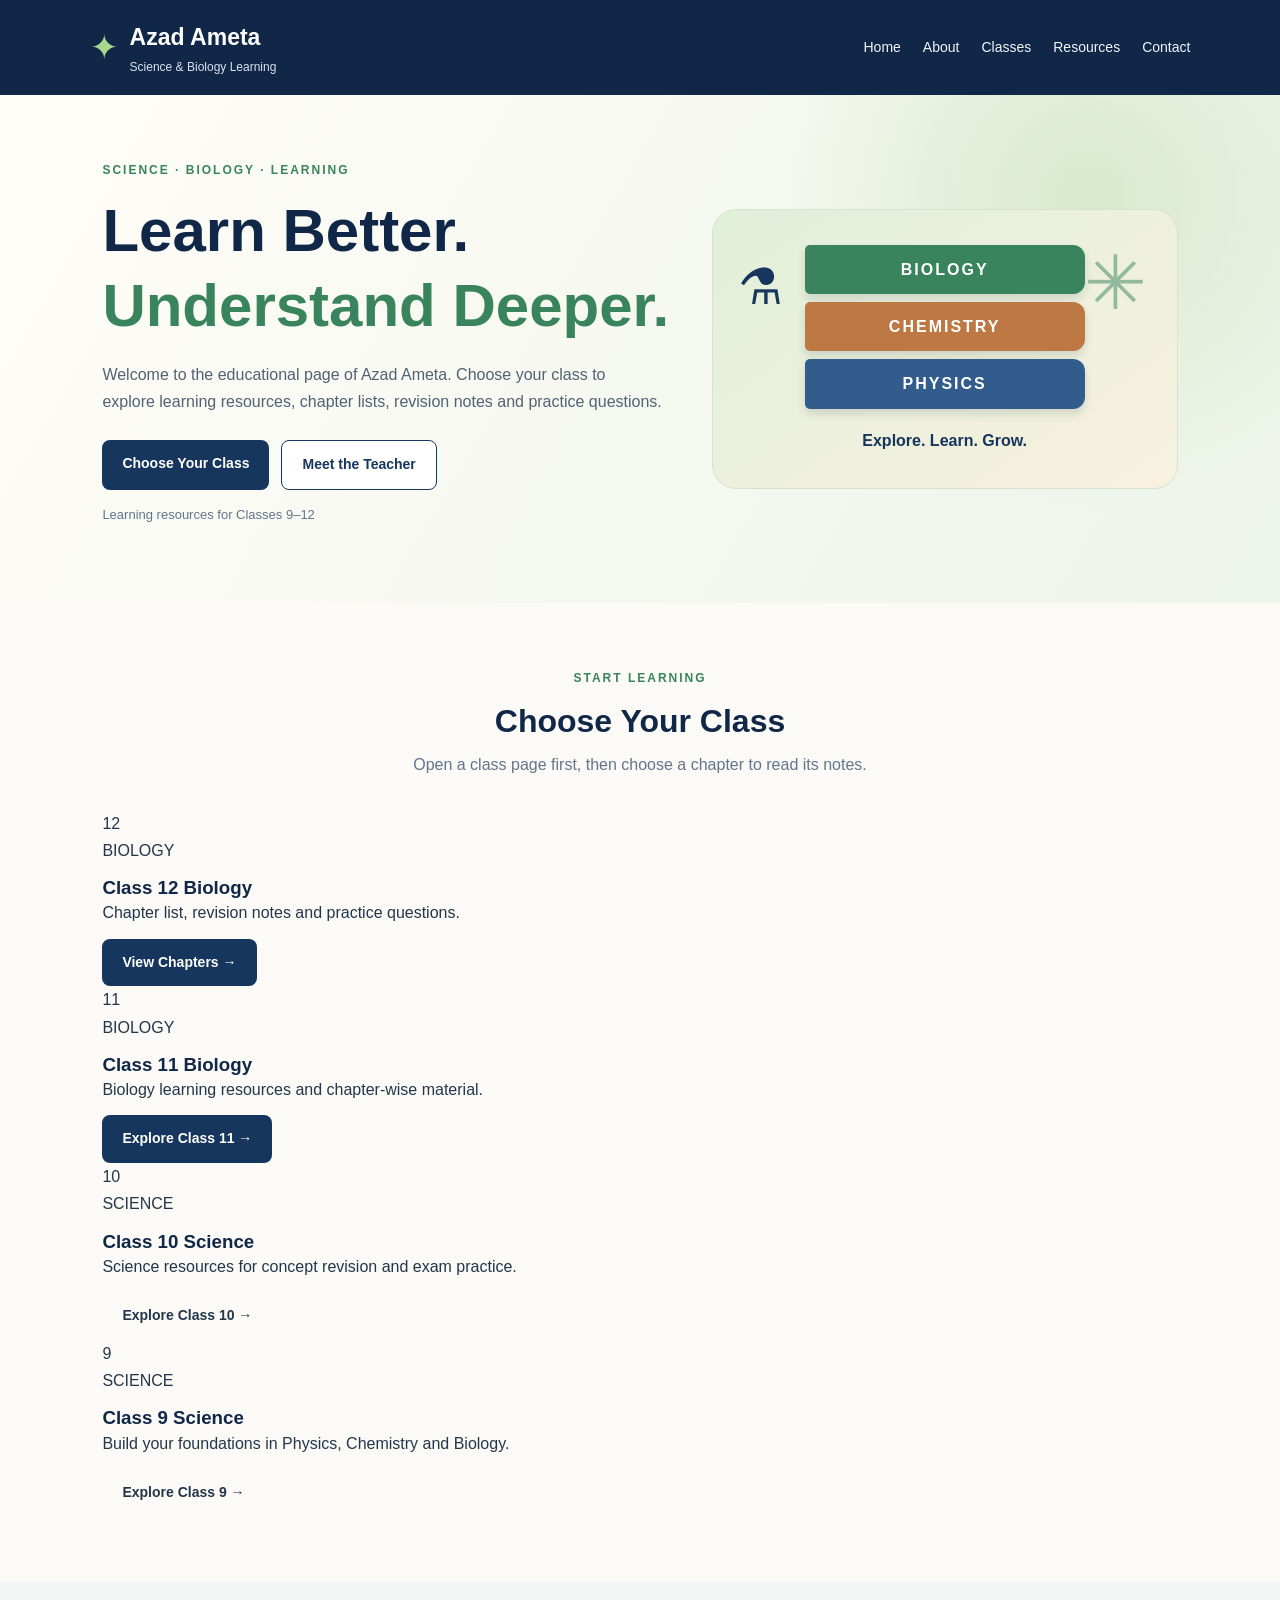
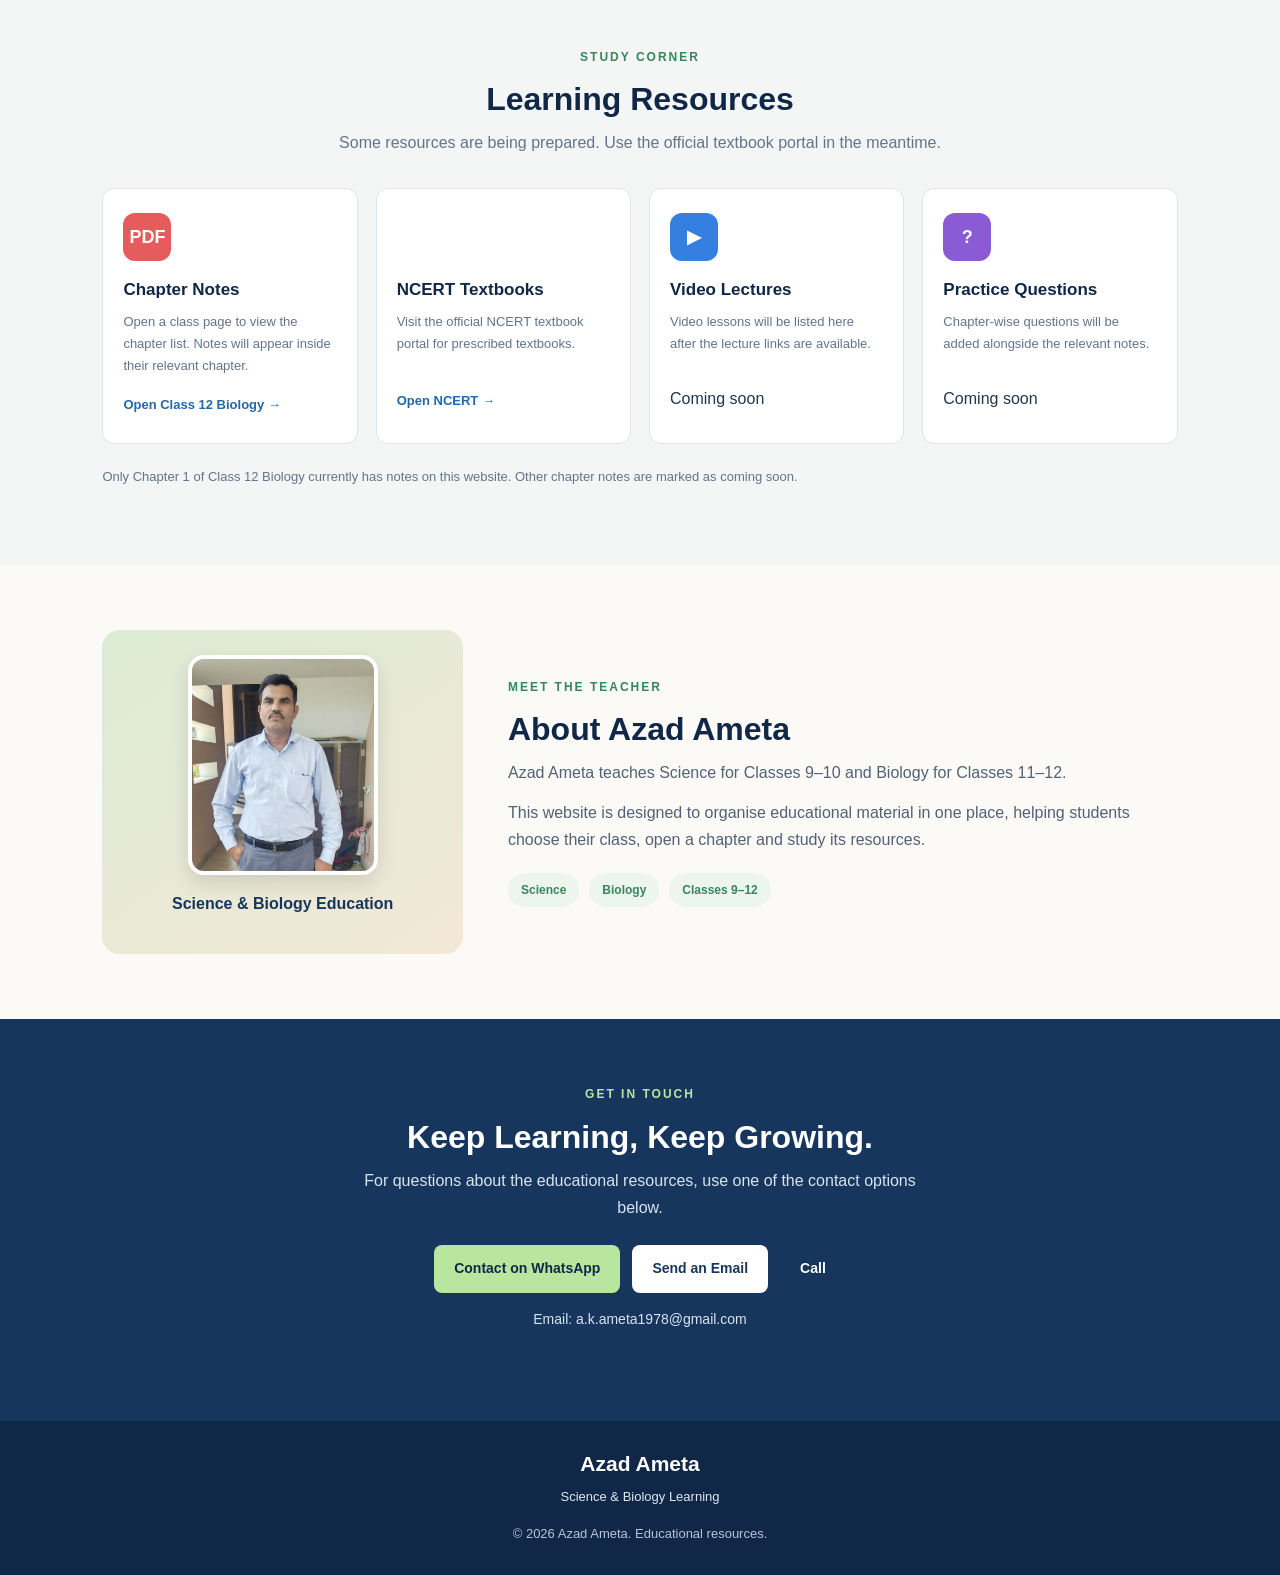
<file: index.html>
<!DOCTYPE html>
<html lang="en">
<head>
    <meta charset="UTF-8">
    <meta name="viewport" content="width=device-width, initial-scale=1.0">
    <title>Azad Ameta | Science &amp; Biology Learning</title>
    <meta name="description" content="Educational resources for Class 9 and 10 Science and Class 11 and 12 Biology by Azad Ameta.">
    <link rel="stylesheet" href="style.css">
</head>
<body>
    <header class="navbar">
        <a class="brand" href="index.html" aria-label="Azad Ameta home">
            <span class="brand-icon" aria-hidden="true">✦</span>
            <span><strong>Azad Ameta</strong><small>Science &amp; Biology Learning</small></span>
        </a>
        <nav class="nav-links" aria-label="Main navigation">
            <a href="#home">Home</a>
            <a href="#about">About</a>
            <a href="#classes">Classes</a>
            <a href="#resources">Resources</a>
            <a href="#contact">Contact</a>
        </nav>
    </header>

    <main>
        <section class="hero" id="home">
            <div class="hero-content">
                <p class="eyebrow">SCIENCE · BIOLOGY · LEARNING</p>
                <h1>Learn Better.<br><span>Understand Deeper.</span></h1>
                <p class="hero-text">Welcome to the educational page of Azad Ameta. Choose your class to explore learning resources, chapter lists, revision notes and practice questions.</p>
                <div class="hero-buttons">
                    <a class="button primary" href="#classes">Choose Your Class</a>
                    <a class="button secondary" href="#about">Meet the Teacher</a>
                </div>
                <p class="hero-note">Learning resources for Classes 9–12</p>
            </div>
            <div class="hero-art" aria-label="Science and Biology themed illustration">
                <span class="orbit" aria-hidden="true">✳</span>
                <div class="book book-one">BIOLOGY</div>
                <div class="book book-two">CHEMISTRY</div>
                <div class="book book-three">PHYSICS</div>
                <span class="science-symbol" aria-hidden="true">⚗</span>
                <p>Explore. Learn. Grow.</p>
            </div>
        </section>

        <section class="section" id="classes">
            <div class="section-heading">
                <p class="eyebrow">START LEARNING</p>
                <h2>Choose Your Class</h2>
                <p>Open a class page first, then choose a chapter to read its notes.</p>
            </div>
            <div class="class-grid">
                <article class="class-card class-biology">
                    <div class="class-number">12</div>
                    <p class="card-kicker">BIOLOGY</p>
                    <h3>Class 12 Biology</h3>
                    <p>Chapter list, revision notes and practice questions.</p>
                    <a class="button primary" href="class12-biology.html">View Chapters <span aria-hidden="true">→</span></a>
                </article>
                <article class="class-card class-biology">
                    <div class="class-number">11</div>
                    <p class="card-kicker">BIOLOGY</p>
                    <h3>Class 11 Biology</h3>
                    <p>Biology learning resources and chapter-wise material.</p>
                    <a class="button primary" href="class11-biology.html">Explore Class 11 <span aria-hidden="true">→</span></a>
                </article>
                <article class="class-card class-science">
                    <div class="class-number">10</div>
                    <p class="card-kicker">SCIENCE</p>
                    <h3>Class 10 Science</h3>
                    <p>Science resources for concept revision and exam practice.</p>
                    <a class="button blue-button" href="class10-science.html">Explore Class 10 <span aria-hidden="true">→</span></a>
                </article>
                <article class="class-card class-science">
                    <div class="class-number">9</div>
                    <p class="card-kicker">SCIENCE</p>
                    <h3>Class 9 Science</h3>
                    <p>Build your foundations in Physics, Chemistry and Biology.</p>
                    <a class="button blue-button" href="class9-science.html">Explore Class 9 <span aria-hidden="true">→</span></a>
                </article>
            </div>
        </section>

        <section class="section resources-section" id="resources">
            <div class="section-heading">
                <p class="eyebrow">STUDY CORNER</p>
                <h2>Learning Resources</h2>
                <p>Some resources are being prepared. Use the official textbook portal in the meantime.</p>
            </div>
            <div class="resource-grid">
                <article class="resource-card">
                    <div class="resource-icon pdf-icon">PDF</div>
                    <h3>Chapter Notes</h3>
                    <p>Open a class page to view the chapter list. Notes will appear inside their relevant chapter.</p>
                    <a class="text-link" href="class12-biology.html">Open Class 12 Biology →</a>
                </article>
                <article class="resource-card">
                    <div class="resource-icon book-icon">✦</div>
                    <h3>NCERT Textbooks</h3>
                    <p>Visit the official NCERT textbook portal for prescribed textbooks.</p>
                    <a class="text-link" href="https://ncert.nic.in/textbook.php" target="_blank" rel="noopener noreferrer">Open NCERT →</a>
                </article>
                <article class="resource-card">
                    <div class="resource-icon video-icon">▶</div>
                    <h3>Video Lectures</h3>
                    <p>Video lessons will be listed here after the lecture links are available.</p>
                    <span class="coming-soon">Coming soon</span>
                </article>
                <article class="resource-card">
                    <div class="resource-icon question-icon">?</div>
                    <h3>Practice Questions</h3>
                    <p>Chapter-wise questions will be added alongside the relevant notes.</p>
                    <span class="coming-soon">Coming soon</span>
                </article>
            </div>
            <p class="notice">Only Chapter 1 of Class 12 Biology currently has notes on this website. Other chapter notes are marked as coming soon.</p>
        </section>

        <section class="section about-section" id="about">
            <div class="about-visual">
                <img src="azad-ameta.jpg" alt="Azad Ameta" class="teacher-photo">
                <p>Science &amp; Biology Education</p>
            </div>
            <div class="about-content">
                <p class="eyebrow">MEET THE TEACHER</p>
                <h2>About Azad Ameta</h2>
                <p>Azad Ameta teaches Science for Classes 9–10 and Biology for Classes 11–12.</p>
                <p>This website is designed to organise educational material in one place, helping students choose their class, open a chapter and study its resources.</p>
                <div class="teacher-tags"><span>Science</span><span>Biology</span><span>Classes 9–12</span></div>
            </div>
        </section>

        <section class="contact-section" id="contact">
            <p class="eyebrow">GET IN TOUCH</p>
            <h2>Keep Learning, Keep Growing.</h2>
            <p>For questions about the educational resources, use one of the contact options below.</p>
            <div class="contact-buttons">
                <a class="button light-button" href="https://wa.me/919982940990" target="_blank" rel="noopener noreferrer">Contact on WhatsApp</a>
                <a class="button email-button" href="mailto:a.k.ameta1978@gmail.com">Send an Email</a>
                <a class="button outline-light-button" href="tel:+919982940990">Call</a>
            </div>
            <p class="contact-email">Email: <a href="mailto:a.k.ameta1978@gmail.com">a.k.ameta1978@gmail.com</a></p>
        </section>
    </main>

    <footer class="footer">
        <a class="footer-brand" href="index.html">Azad Ameta</a>
        <p>Science &amp; Biology Learning</p>
        <p class="copyright">© <span class="current-year">2026</span> Azad Ameta. Educational resources.</p>
    </footer>
    <script src="script.js"></script>
</body>
</html>
</file>
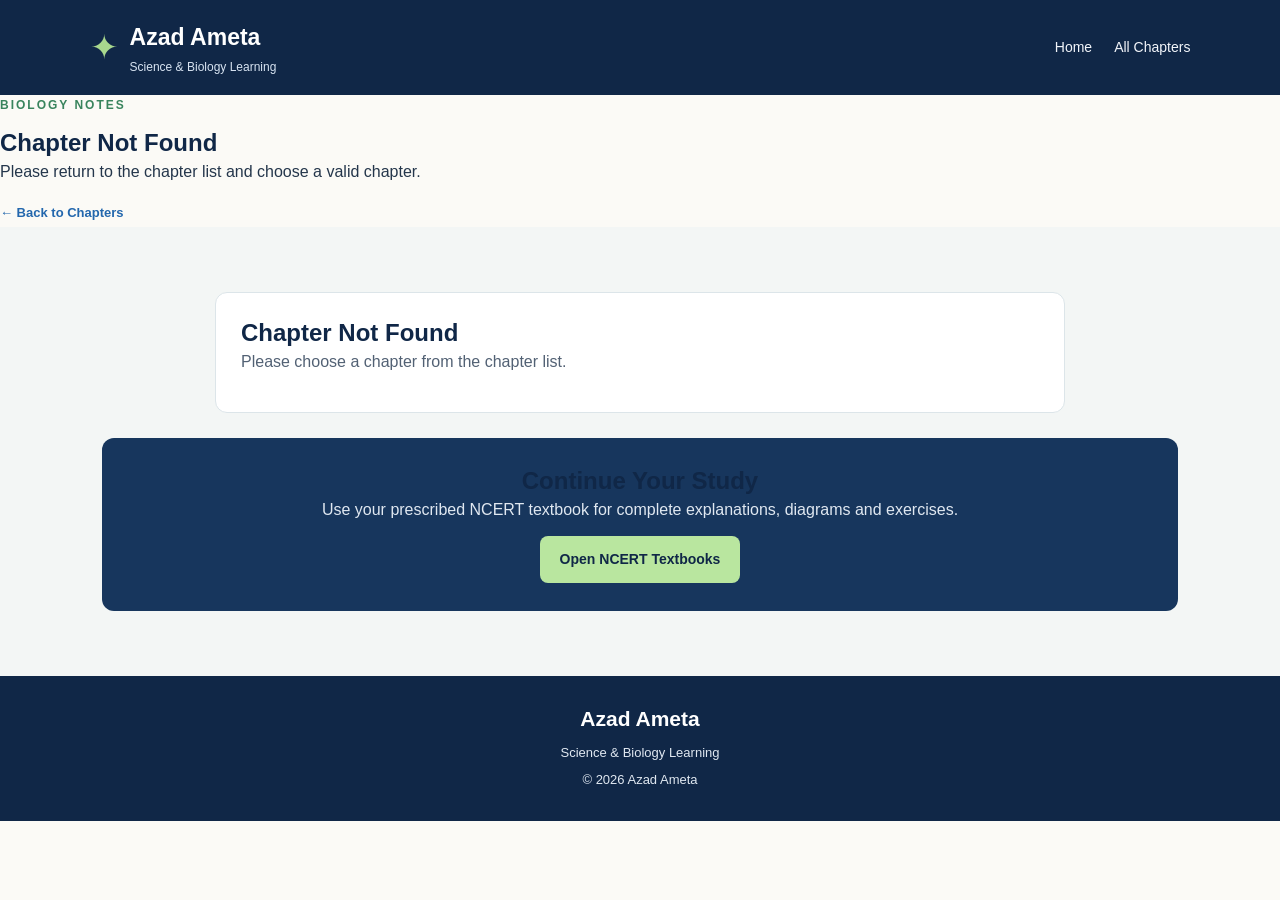
<file: chapter.html>
<!DOCTYPE html>
<html lang="en">
<head>
    <meta charset="UTF-8">
    <meta name="viewport" content="width=device-width, initial-scale=1.0">

    <title>Biology Chapter Notes | Azad Ameta</title>

    <meta
        name="description"
        content="Chapter-wise Biology revision notes and practice questions.">

    <link rel="stylesheet" href="style.css">
</head>

<body data-page="chapter-detail">

    <header class="navbar">
        <a class="brand" href="index.html">
            <span class="brand-icon">✦</span>

            <span>
                <strong>Azad Ameta</strong>
                <small>Science &amp; Biology Learning</small>
            </span>
        </a>

        <nav class="nav-links">
            <a href="index.html">Home</a>
            <a id="back-to-chapters" href="index.html#classes">
                All Chapters
            </a>
        </nav>
    </header>

    <main>
        <section class="page-banner">
            <p class="eyebrow" id="chapter-label">
                BIOLOGY NOTES
            </p>

            <h1 id="chapter-title">Loading Notes...</h1>

            <p id="chapter-summary"></p>

            <a id="chapter-back-link"
               class="text-link"
               href="index.html">
                ← Back to Chapters
            </a>
        </section>

        <section class="section chapter-notes">
            <div class="notes-content" id="chapter-content">
                <article class="notes-block">
                    <h2>Please wait</h2>
                    <p>Loading chapter notes...</p>
                </article>
            </div>

            <div class="official-resource">
                <h2>Continue Your Study</h2>

                <p>
                    Use your prescribed NCERT textbook
                    for complete explanations, diagrams and exercises.
                </p>

                <a
                    class="button light-button"
                    href="https://ncert.nic.in/textbook.php"
                    target="_blank"
                    rel="noopener noreferrer">
                    Open NCERT Textbooks
                </a>
            </div>
        </section>
    </main>

    <footer class="footer">
        <a class="footer-brand" href="index.html">Azad Ameta</a>
        <p>Science &amp; Biology Learning</p>
        <p>© <span class="current-year">2026</span> Azad Ameta</p>
    </footer>

    <script src="script.js"></script>

</body>
</html>
</file>
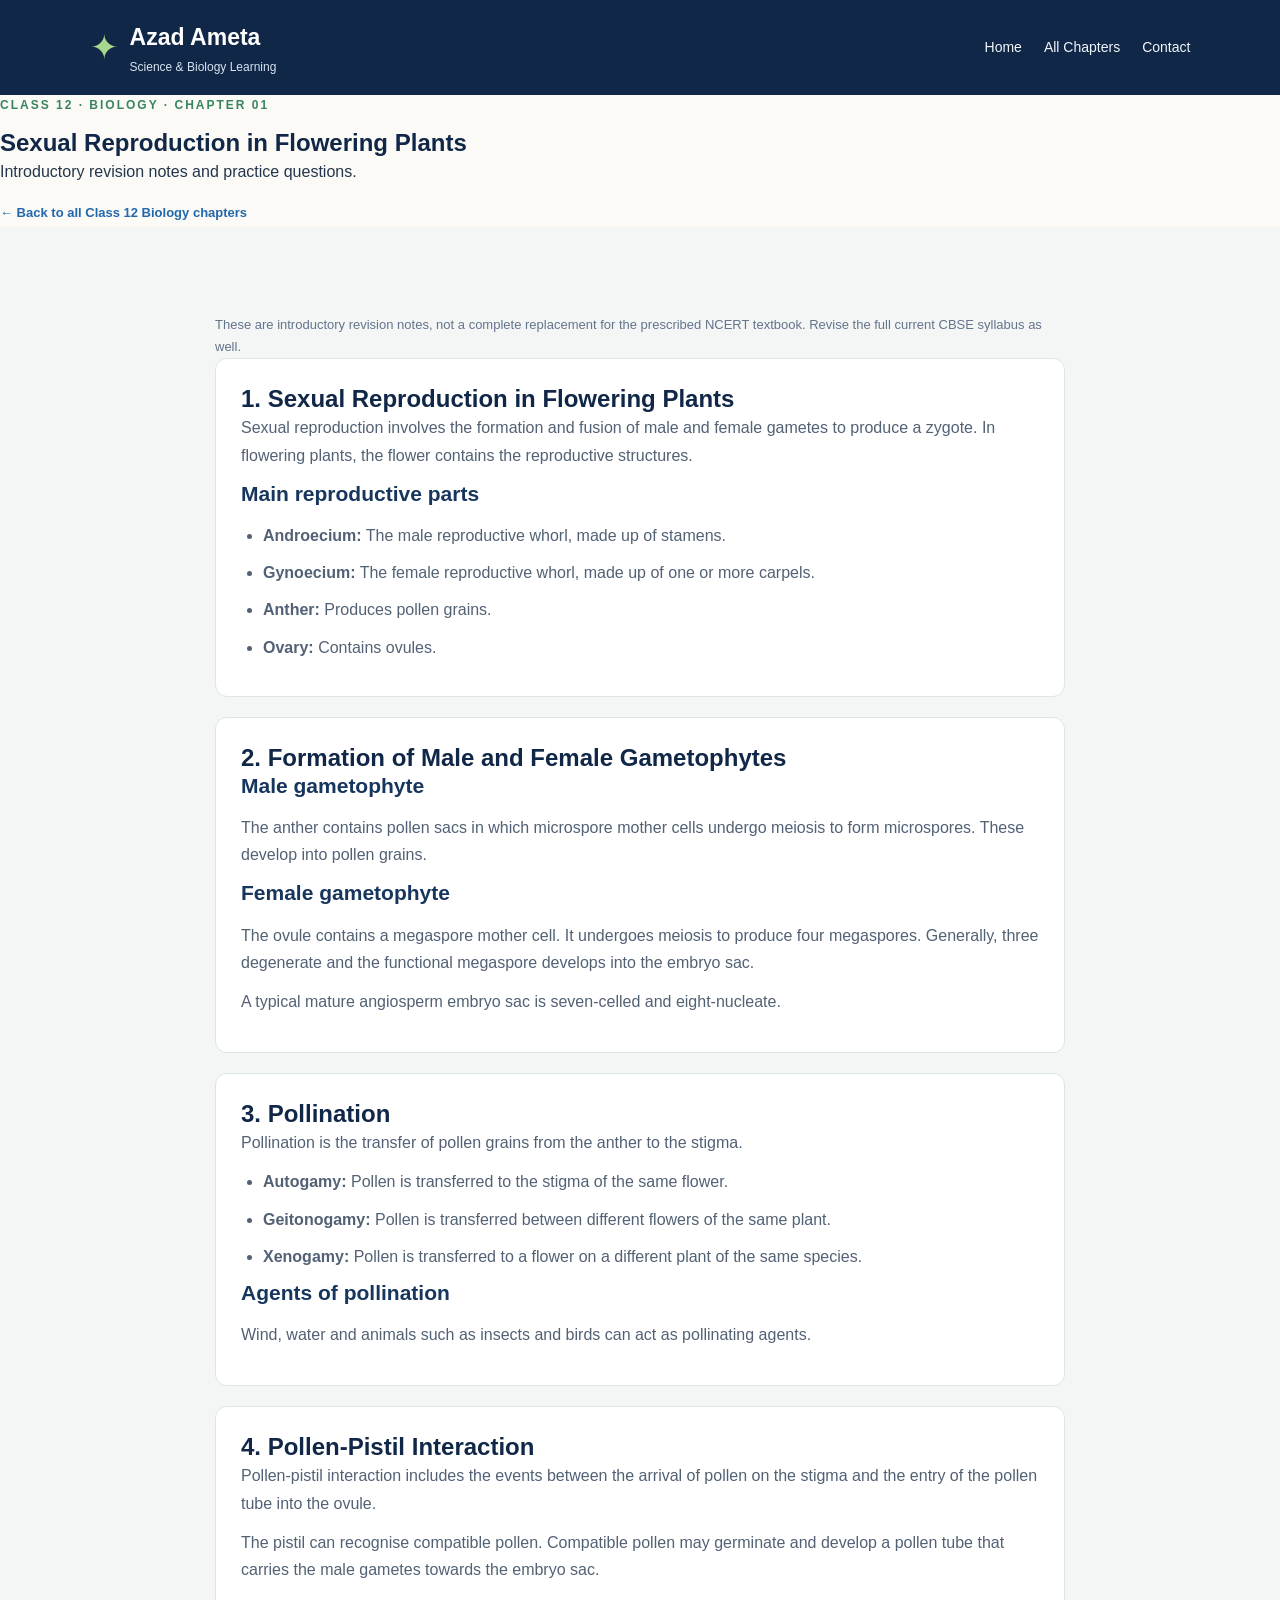
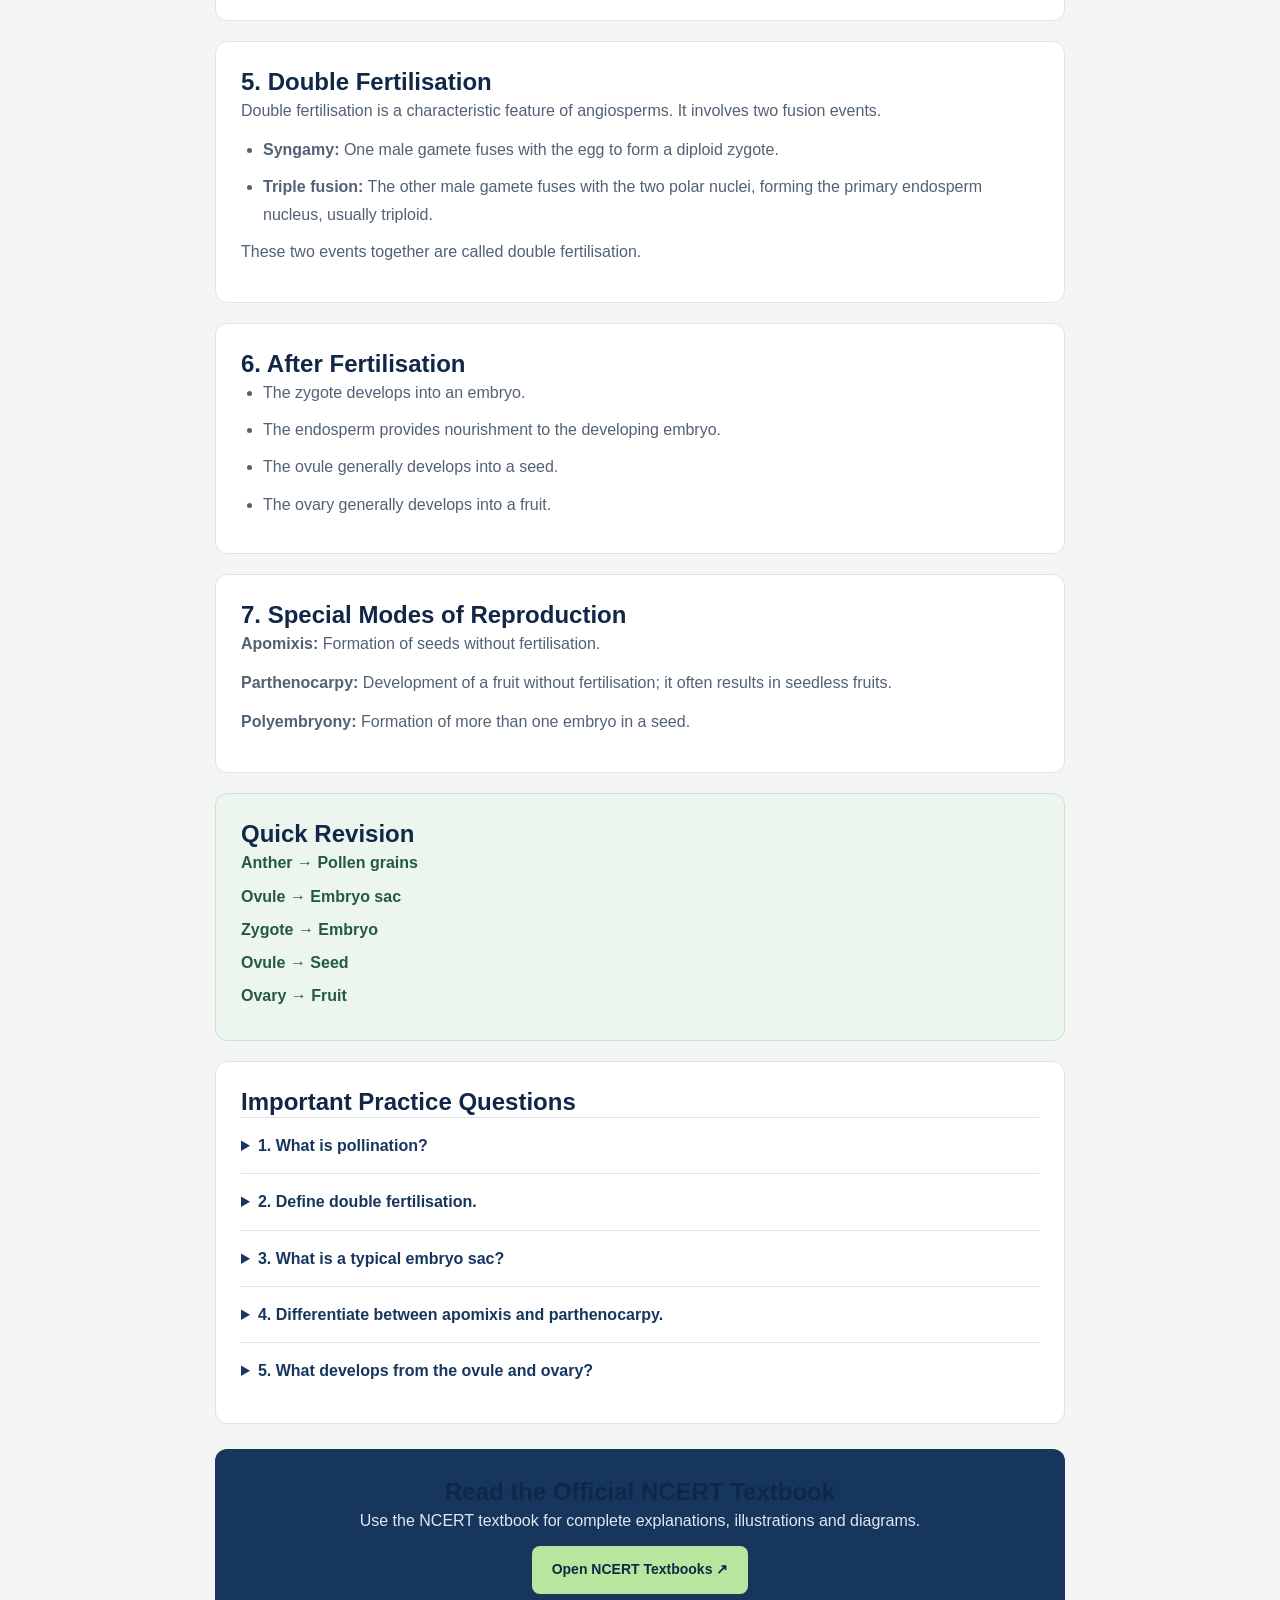
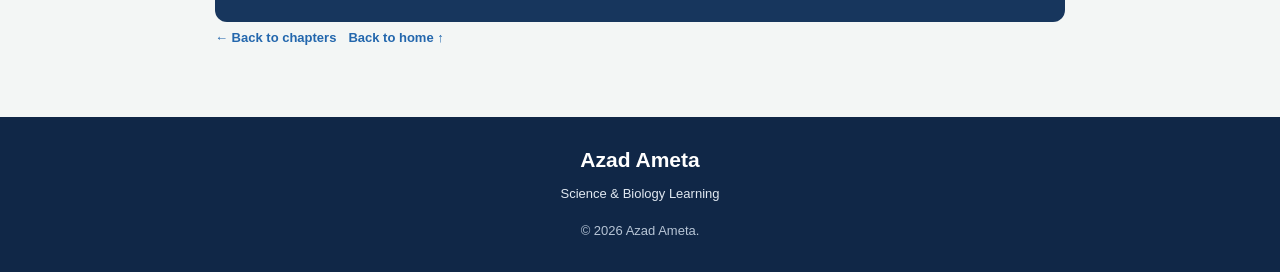
<file: chapter1.html>
<!DOCTYPE html>
<html lang="en">
<head>
    <meta charset="UTF-8">
    <meta name="viewport" content="width=device-width, initial-scale=1.0">
    <title>Chapter 1 Notes | Class 12 Biology | Azad Ameta</title>
    <meta name="description" content="Introductory revision notes for Class 12 Biology Chapter 1: Sexual Reproduction in Flowering Plants.">
    <link rel="stylesheet" href="style.css">
</head>
<body>
    <header class="navbar">
        <a class="brand" href="index.html"><span class="brand-icon" aria-hidden="true">✦</span><span><strong>Azad Ameta</strong><small>Science &amp; Biology Learning</small></span></a>
        <nav class="nav-links" aria-label="Main navigation"><a href="index.html">Home</a><a href="class12-biology.html">All Chapters</a><a href="index.html#contact">Contact</a></nav>
    </header>
    <main>
        <section class="page-banner notes-page-banner">
            <p class="eyebrow">CLASS 12 · BIOLOGY · CHAPTER 01</p>
            <h1>Sexual Reproduction in Flowering Plants</h1>
            <p>Introductory revision notes and practice questions.</p>
            <a class="text-link" href="class12-biology.html">← Back to all Class 12 Biology chapters</a>
        </section>
        <section class="section chapter-notes">
            <div class="notes-content">
                <div class="notice note-notice">These are introductory revision notes, not a complete replacement for the prescribed NCERT textbook. Revise the full current CBSE syllabus as well.</div>
                <article class="notes-block">
                    <h2>1. Sexual Reproduction in Flowering Plants</h2>
                    <p>Sexual reproduction involves the formation and fusion of male and female gametes to produce a zygote. In flowering plants, the flower contains the reproductive structures.</p>
                    <h3>Main reproductive parts</h3>
                    <ul>
                        <li><strong>Androecium:</strong> The male reproductive whorl, made up of stamens.</li>
                        <li><strong>Gynoecium:</strong> The female reproductive whorl, made up of one or more carpels.</li>
                        <li><strong>Anther:</strong> Produces pollen grains.</li>
                        <li><strong>Ovary:</strong> Contains ovules.</li>
                    </ul>
                </article>
                <article class="notes-block">
                    <h2>2. Formation of Male and Female Gametophytes</h2>
                    <h3>Male gametophyte</h3>
                    <p>The anther contains pollen sacs in which microspore mother cells undergo meiosis to form microspores. These develop into pollen grains.</p>
                    <h3>Female gametophyte</h3>
                    <p>The ovule contains a megaspore mother cell. It undergoes meiosis to produce four megaspores. Generally, three degenerate and the functional megaspore develops into the embryo sac.</p>
                    <p>A typical mature angiosperm embryo sac is seven-celled and eight-nucleate.</p>
                </article>
                <article class="notes-block">
                    <h2>3. Pollination</h2>
                    <p>Pollination is the transfer of pollen grains from the anther to the stigma.</p>
                    <ul>
                        <li><strong>Autogamy:</strong> Pollen is transferred to the stigma of the same flower.</li>
                        <li><strong>Geitonogamy:</strong> Pollen is transferred between different flowers of the same plant.</li>
                        <li><strong>Xenogamy:</strong> Pollen is transferred to a flower on a different plant of the same species.</li>
                    </ul>
                    <h3>Agents of pollination</h3>
                    <p>Wind, water and animals such as insects and birds can act as pollinating agents.</p>
                </article>
                <article class="notes-block">
                    <h2>4. Pollen-Pistil Interaction</h2>
                    <p>Pollen-pistil interaction includes the events between the arrival of pollen on the stigma and the entry of the pollen tube into the ovule.</p>
                    <p>The pistil can recognise compatible pollen. Compatible pollen may germinate and develop a pollen tube that carries the male gametes towards the embryo sac.</p>
                </article>
                <article class="notes-block">
                    <h2>5. Double Fertilisation</h2>
                    <p>Double fertilisation is a characteristic feature of angiosperms. It involves two fusion events.</p>
                    <ul>
                        <li><strong>Syngamy:</strong> One male gamete fuses with the egg to form a diploid zygote.</li>
                        <li><strong>Triple fusion:</strong> The other male gamete fuses with the two polar nuclei, forming the primary endosperm nucleus, usually triploid.</li>
                    </ul>
                    <p>These two events together are called double fertilisation.</p>
                </article>
                <article class="notes-block">
                    <h2>6. After Fertilisation</h2>
                    <ul>
                        <li>The zygote develops into an embryo.</li>
                        <li>The endosperm provides nourishment to the developing embryo.</li>
                        <li>The ovule generally develops into a seed.</li>
                        <li>The ovary generally develops into a fruit.</li>
                    </ul>
                </article>
                <article class="notes-block">
                    <h2>7. Special Modes of Reproduction</h2>
                    <p><strong>Apomixis:</strong> Formation of seeds without fertilisation.</p>
                    <p><strong>Parthenocarpy:</strong> Development of a fruit without fertilisation; it often results in seedless fruits.</p>
                    <p><strong>Polyembryony:</strong> Formation of more than one embryo in a seed.</p>
                </article>
                <article class="notes-block revision-box">
                    <h2>Quick Revision</h2>
                    <p>Anther → Pollen grains</p>
                    <p>Ovule → Embryo sac</p>
                    <p>Zygote → Embryo</p>
                    <p>Ovule → Seed</p>
                    <p>Ovary → Fruit</p>
                </article>
                <article class="notes-block">
                    <h2>Important Practice Questions</h2>
                    <details><summary>1. What is pollination?</summary><p>Pollination is the transfer of pollen grains from the anther to the stigma of a flower.</p></details>
                    <details><summary>2. Define double fertilisation.</summary><p>It is the occurrence of syngamy and triple fusion in the embryo sac of an angiosperm.</p></details>
                    <details><summary>3. What is a typical embryo sac?</summary><p>A typical mature angiosperm embryo sac is seven-celled and eight-nucleate.</p></details>
                    <details><summary>4. Differentiate between apomixis and parthenocarpy.</summary><p>Apomixis involves seed formation without fertilisation. Parthenocarpy is fruit development without fertilisation.</p></details>
                    <details><summary>5. What develops from the ovule and ovary?</summary><p>The ovule generally develops into a seed, while the ovary generally develops into a fruit.</p></details>
                </article>
                <div class="official-resource"><h2>Read the Official NCERT Textbook</h2><p>Use the NCERT textbook for complete explanations, illustrations and diagrams.</p><a class="button light-button" href="https://ncert.nic.in/textbook.php" target="_blank" rel="noopener noreferrer">Open NCERT Textbooks ↗</a></div>
                <div class="page-navigation"><a class="text-link" href="class12-biology.html">← Back to chapters</a><a class="text-link" href="index.html">Back to home ↑</a></div>
            </div>
        </section>
    </main>
    <footer class="footer"><a class="footer-brand" href="index.html">Azad Ameta</a><p>Science &amp; Biology Learning</p><p class="copyright">© <span class="current-year">2026</span> Azad Ameta.</p></footer>
    <script src="script.js"></script>
</body>
</html>
</file>
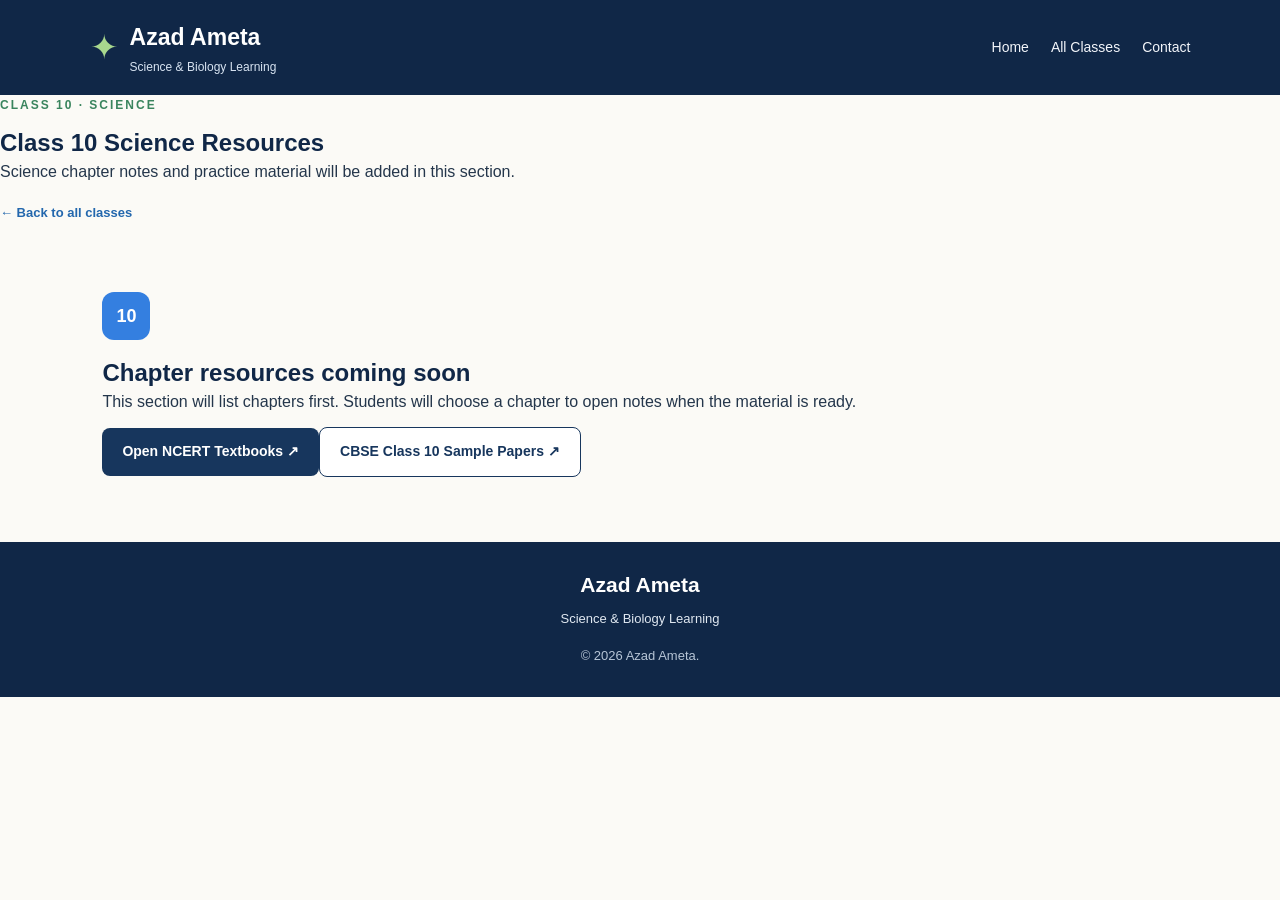
<file: class10-science.html>
<!DOCTYPE html>
<html lang="en">
<head>
    <meta charset="UTF-8"><meta name="viewport" content="width=device-width, initial-scale=1.0">
    <title>Class 10 Science | Azad Ameta</title><link rel="stylesheet" href="style.css">
</head>
<body>
<header class="navbar"><a class="brand" href="index.html"><span class="brand-icon" aria-hidden="true">✦</span><span><strong>Azad Ameta</strong><small>Science &amp; Biology Learning</small></span></a><nav class="nav-links"><a href="index.html">Home</a><a href="index.html#classes">All Classes</a><a href="index.html#contact">Contact</a></nav></header>
<main><section class="page-banner"><p class="eyebrow">CLASS 10 · SCIENCE</p><h1>Class 10 Science Resources</h1><p>Science chapter notes and practice material will be added in this section.</p><a class="text-link" href="index.html#classes">← Back to all classes</a></section>
<section class="section"><div class="coming-soon-panel"><div class="resource-icon video-icon">10</div><h2>Chapter resources coming soon</h2><p>This section will list chapters first. Students will choose a chapter to open notes when the material is ready.</p><a class="button primary" href="https://ncert.nic.in/textbook.php" target="_blank" rel="noopener noreferrer">Open NCERT Textbooks ↗</a><a class="button secondary" href="https://cbseacademic.nic.in/sqp_classx_2026-27.html" target="_blank" rel="noopener noreferrer">CBSE Class 10 Sample Papers ↗</a></div></section></main>
<footer class="footer"><a class="footer-brand" href="index.html">Azad Ameta</a><p>Science &amp; Biology Learning</p><p class="copyright">© <span class="current-year">2026</span> Azad Ameta.</p></footer><script src="script.js"></script>
</body></html>
</file>
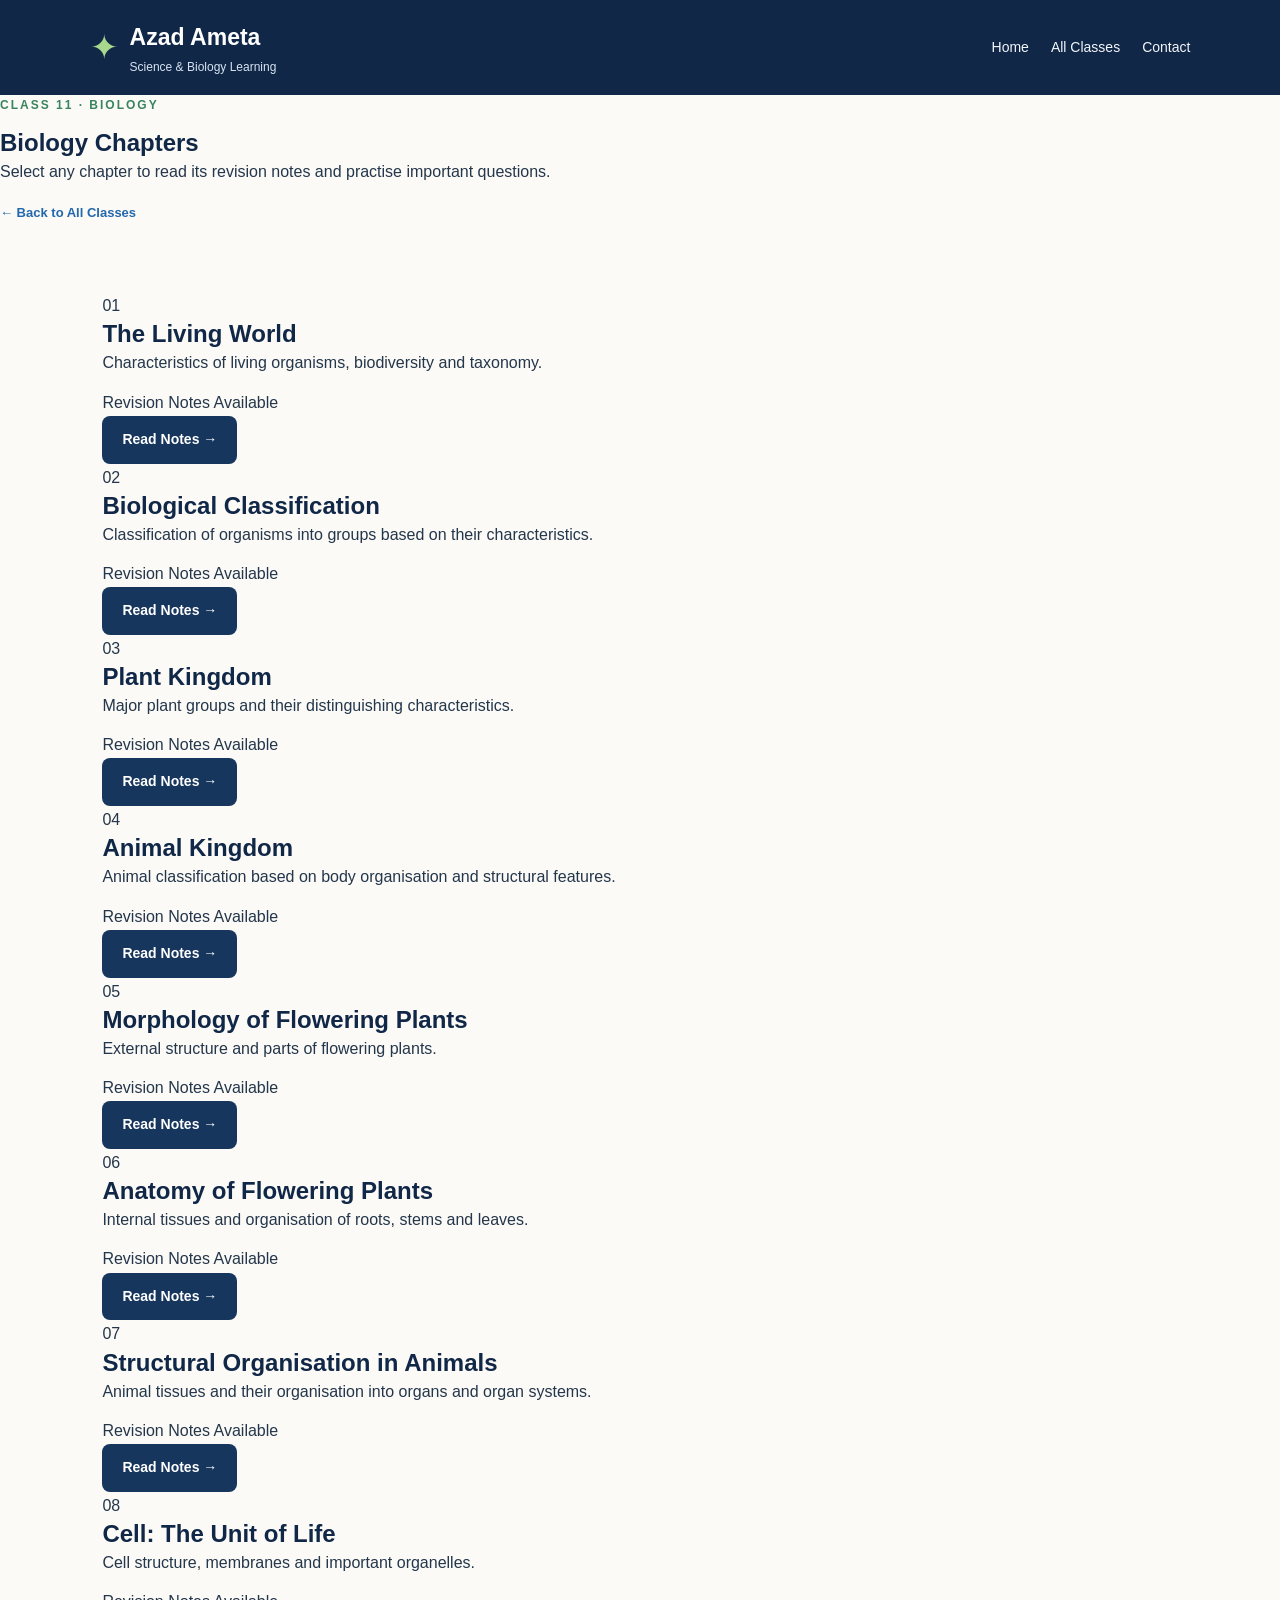
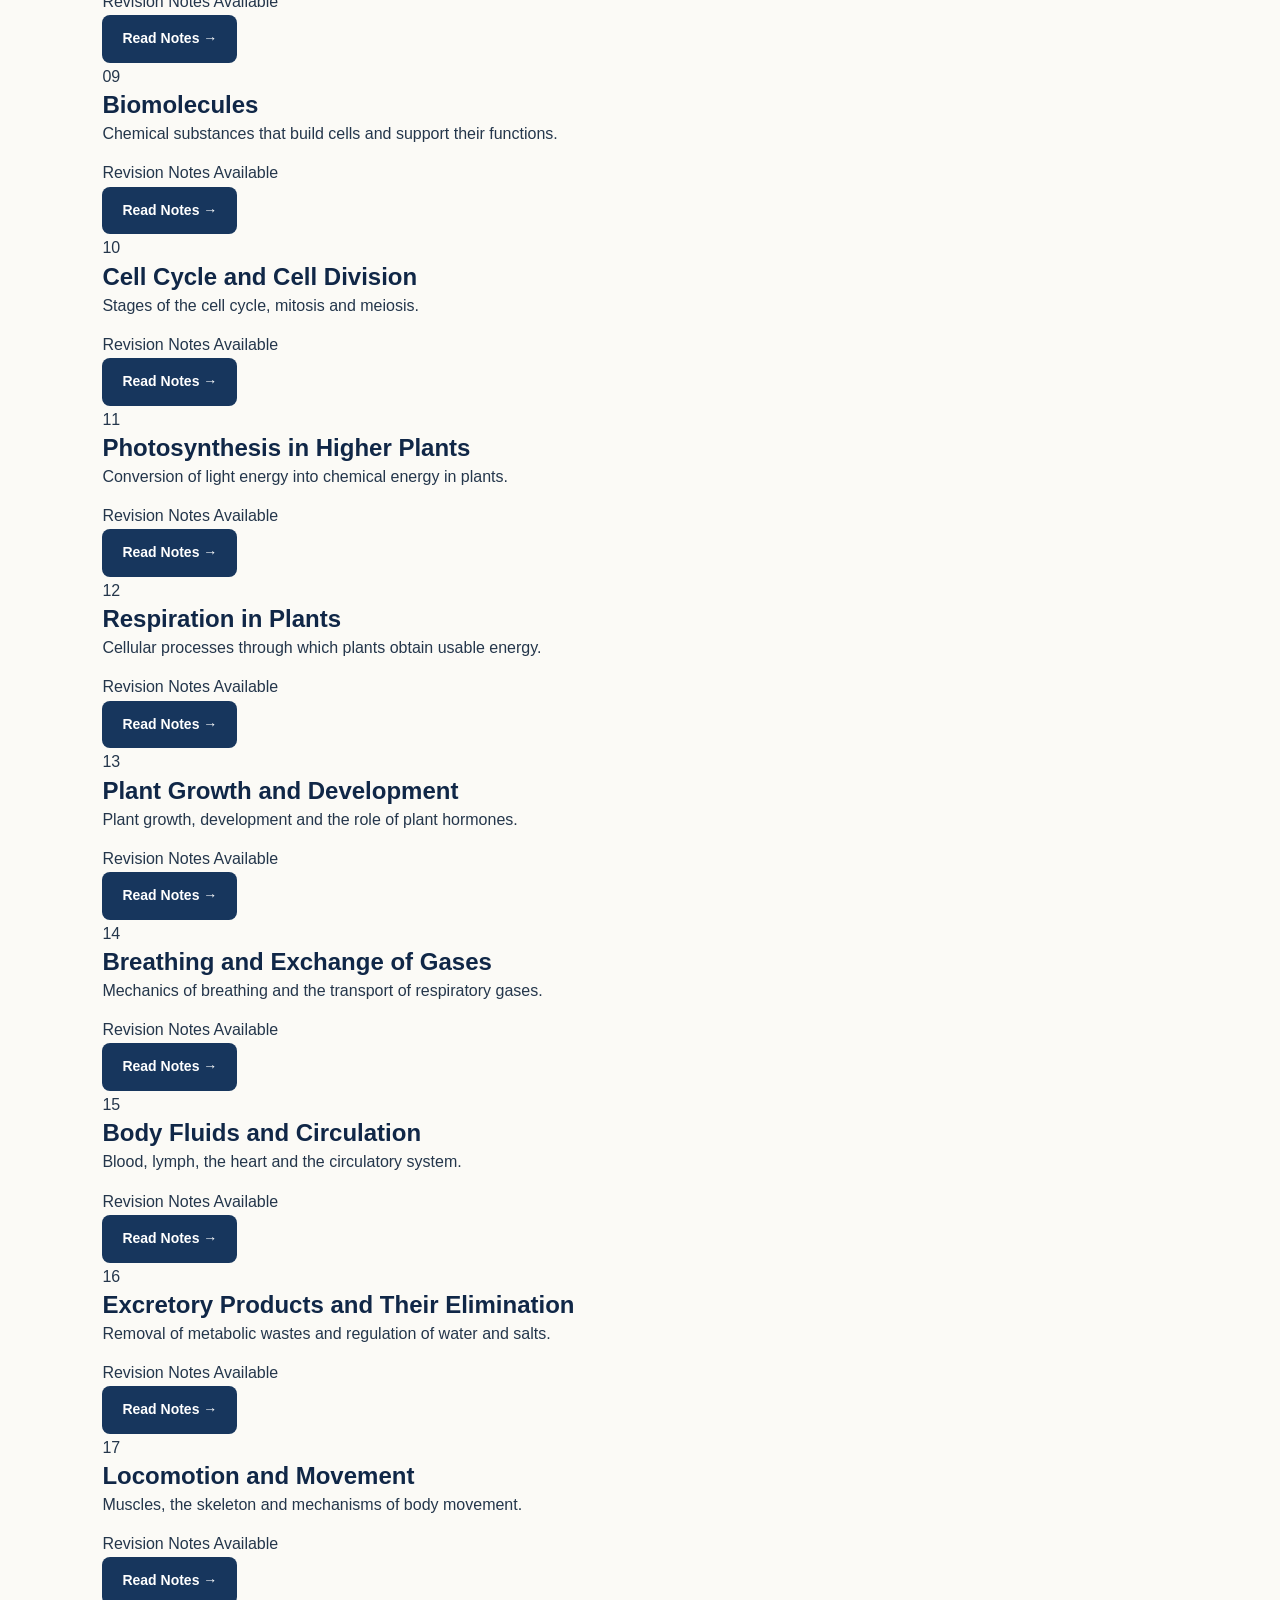
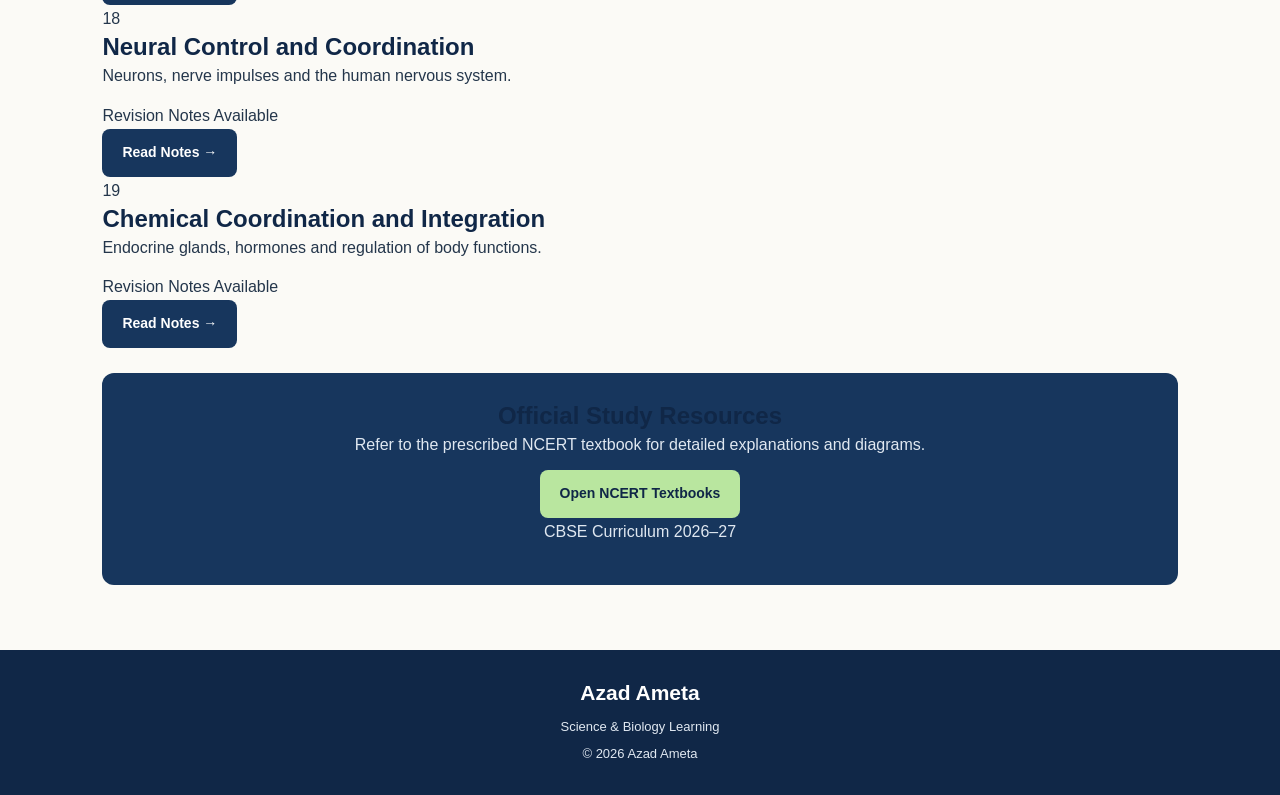
<file: class11-biology.html>
<!DOCTYPE html>
<html lang="en">
<head>
    <meta charset="UTF-8">
    <meta name="viewport" content="width=device-width, initial-scale=1.0">

    <title>Class 11 Biology | Azad Ameta</title>

    <link rel="stylesheet" href="style.css">
</head>

<body data-page="chapter-list" data-class="11">

    <header class="navbar">
        <a class="brand" href="index.html">
            <span class="brand-icon">✦</span>
            <span>
                <strong>Azad Ameta</strong>
                <small>Science &amp; Biology Learning</small>
            </span>
        </a>

        <nav class="nav-links">
            <a href="index.html">Home</a>
            <a href="index.html#classes">All Classes</a>
            <a href="index.html#contact">Contact</a>
        </nav>
    </header>

    <main>
        <section class="page-banner">
            <p class="eyebrow">CLASS 11 · BIOLOGY</p>
            <h1>Biology Chapters</h1>

            <p>
                Select any chapter to read its revision notes
                and practise important questions.
            </p>

            <a class="text-link" href="index.html#classes">
                ← Back to All Classes
            </a>
        </section>

        <section class="section chapters-section">
            <div class="chapter-list" id="chapter-list">
                <p>Loading chapters...</p>
            </div>

            <div class="official-resource">
                <h2>Official Study Resources</h2>

                <p>
                    Refer to the prescribed NCERT textbook
                    for detailed explanations and diagrams.
                </p>

                <a
                    class="button light-button"
                    href="https://ncert.nic.in/textbook.php"
                    target="_blank"
                    rel="noopener noreferrer">
                    Open NCERT Textbooks
                </a>

                <p class="official-small">
                    <a
                        href="https://cbseacademic.nic.in/curriculum_2027.html"
                        target="_blank"
                        rel="noopener noreferrer">
                        CBSE Curriculum 2026–27
                    </a>
                </p>
            </div>
        </section>
    </main>

    <footer class="footer">
        <a class="footer-brand" href="index.html">Azad Ameta</a>
        <p>Science &amp; Biology Learning</p>
        <p>© <span class="current-year">2026</span> Azad Ameta</p>
    </footer>

    <script src="script.js"></script>

</body>
</html>
</file>
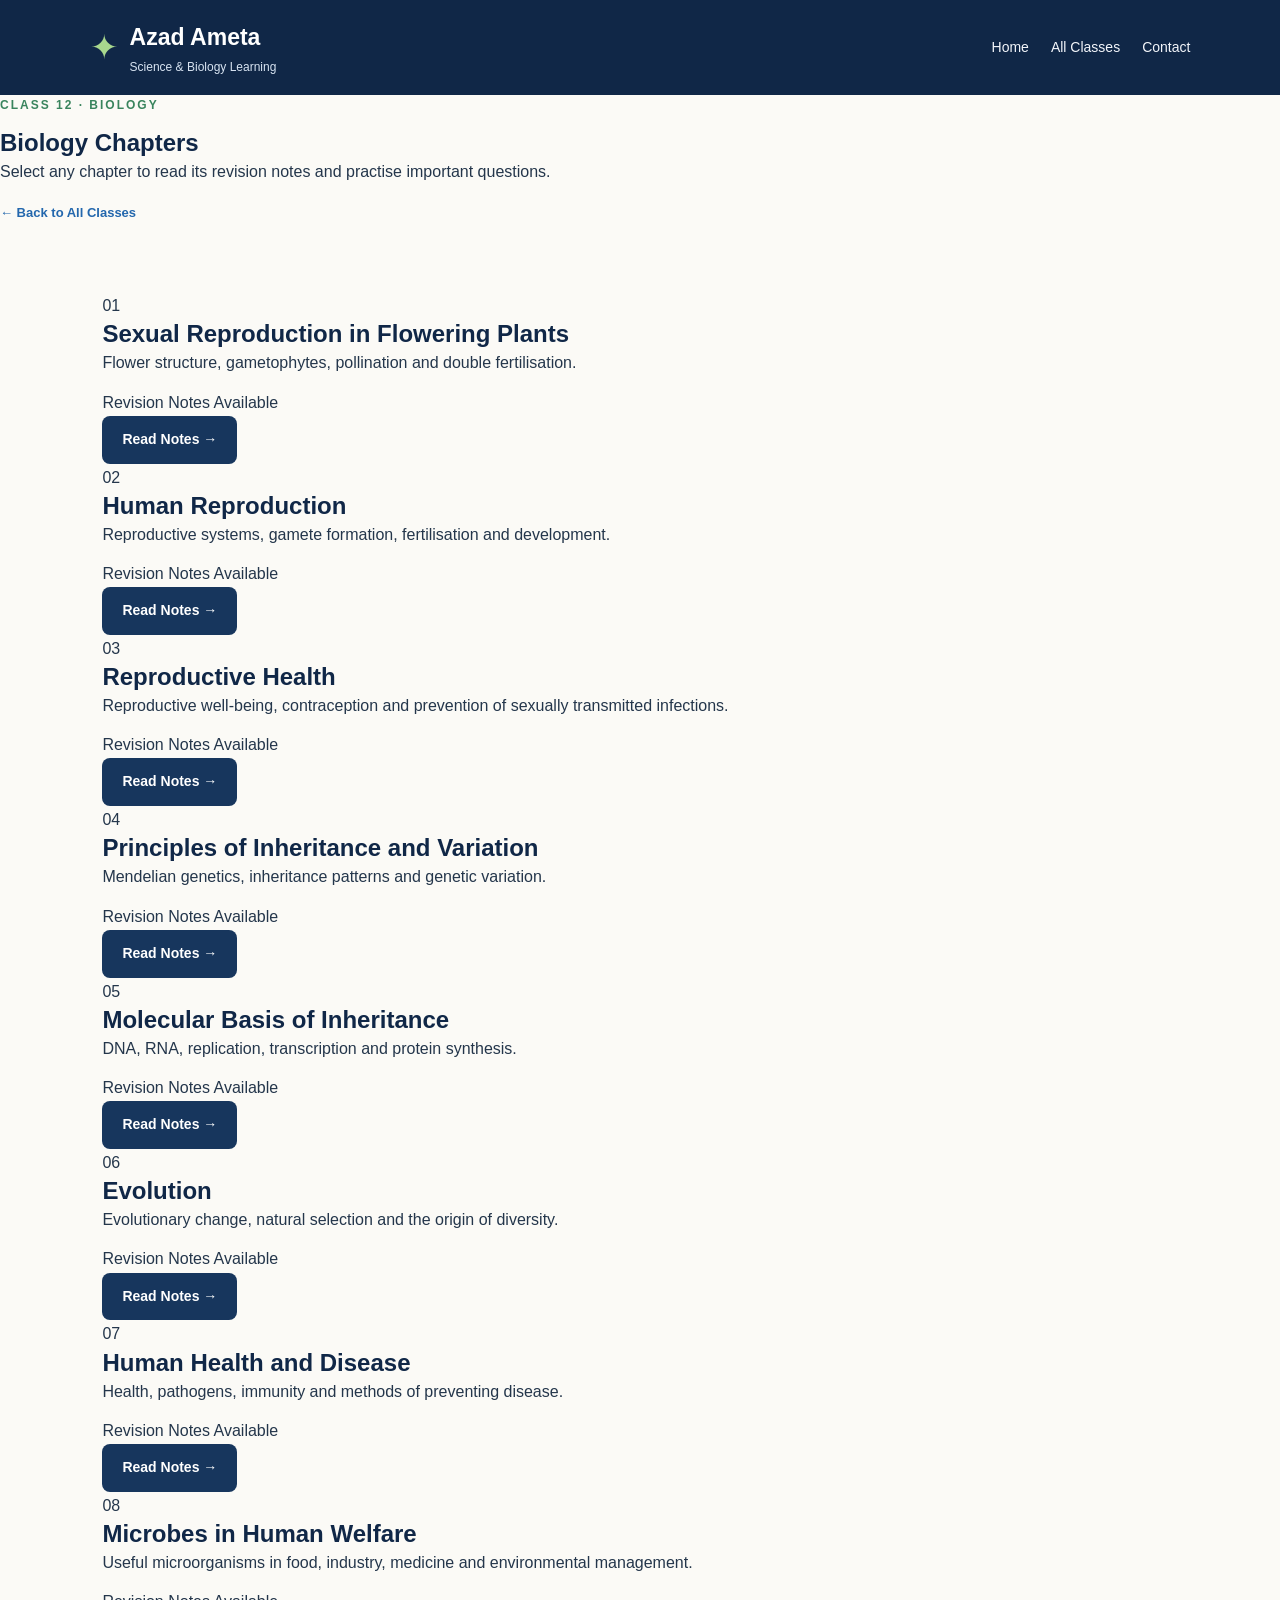
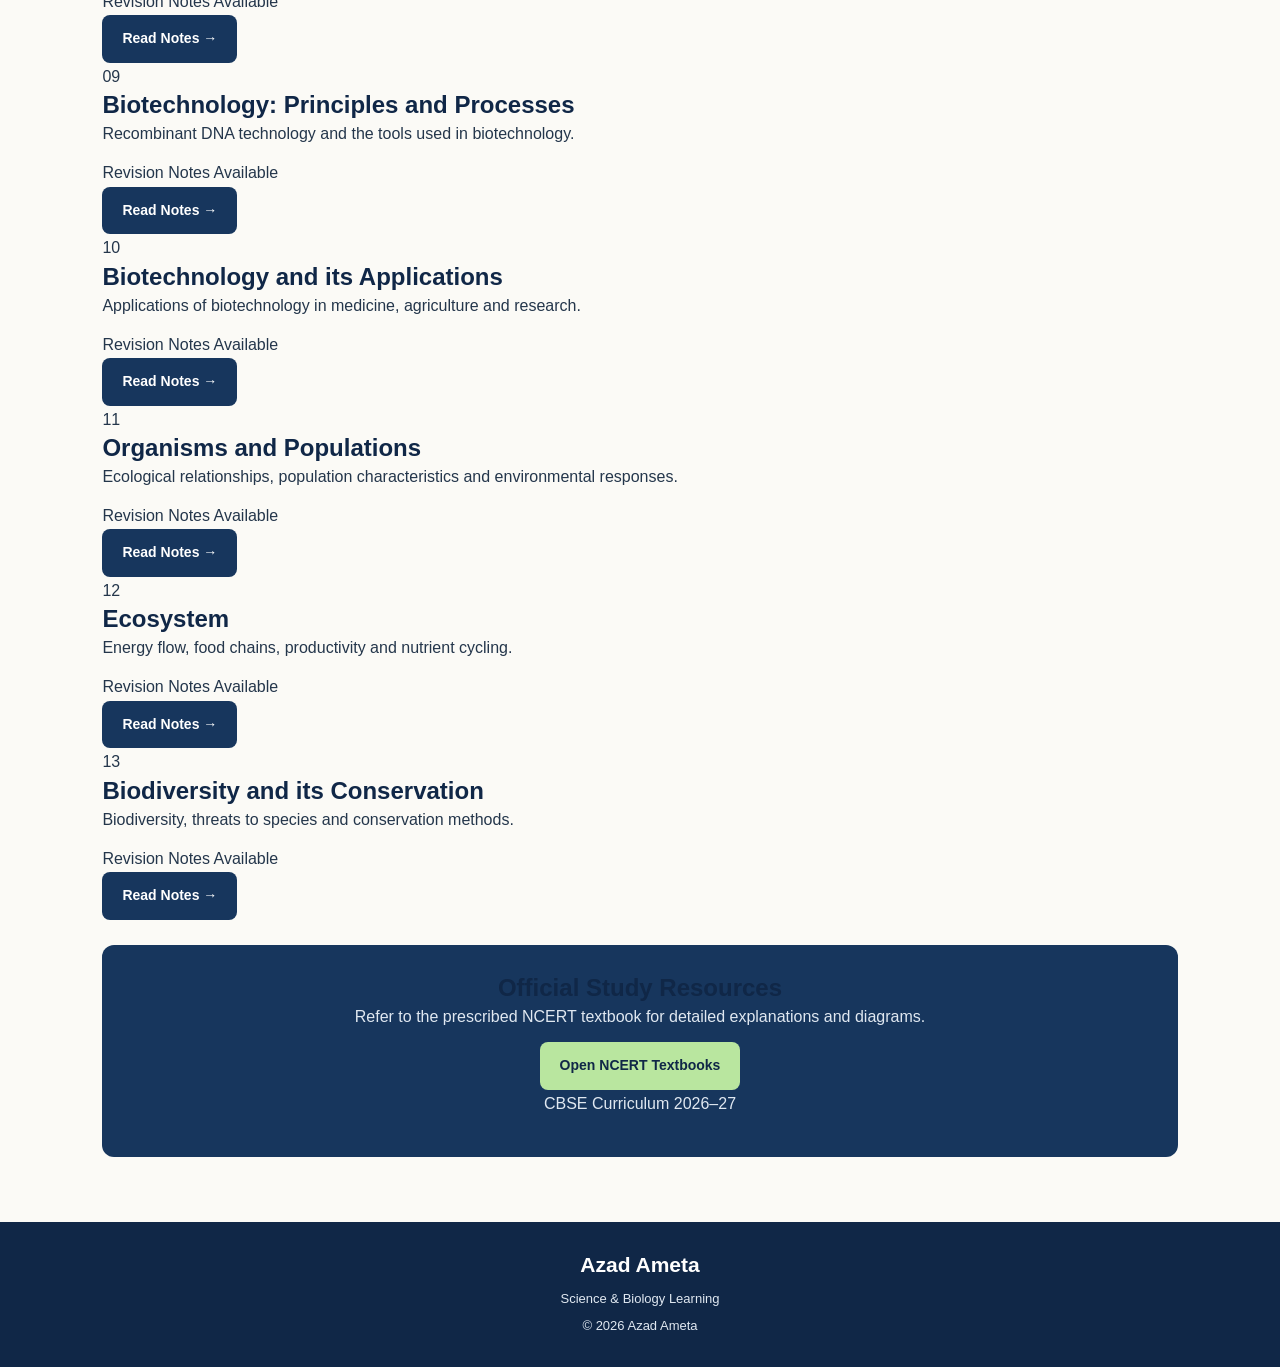
<file: class12-biology.html>
<!DOCTYPE html>
<html lang="en">
<head>
    <meta charset="UTF-8">
    <meta name="viewport" content="width=device-width, initial-scale=1.0">

    <title>Class 12 Biology | Azad Ameta</title>

    <link rel="stylesheet" href="style.css">
</head>

<body data-page="chapter-list" data-class="12">

    <header class="navbar">
        <a class="brand" href="index.html">
            <span class="brand-icon">✦</span>
            <span>
                <strong>Azad Ameta</strong>
                <small>Science &amp; Biology Learning</small>
            </span>
        </a>

        <nav class="nav-links">
            <a href="index.html">Home</a>
            <a href="index.html#classes">All Classes</a>
            <a href="index.html#contact">Contact</a>
        </nav>
    </header>

    <main>
        <section class="page-banner">
            <p class="eyebrow">CLASS 12 · BIOLOGY</p>
            <h1>Biology Chapters</h1>

            <p>
                Select any chapter to read its revision notes
                and practise important questions.
            </p>

            <a class="text-link" href="index.html#classes">
                ← Back to All Classes
            </a>
        </section>

        <section class="section chapters-section">
            <div class="chapter-list" id="chapter-list">
                <p>Loading chapters...</p>
            </div>

            <div class="official-resource">
                <h2>Official Study Resources</h2>

                <p>
                    Refer to the prescribed NCERT textbook
                    for detailed explanations and diagrams.
                </p>

                <a
                    class="button light-button"
                    href="https://ncert.nic.in/textbook.php"
                    target="_blank"
                    rel="noopener noreferrer">
                    Open NCERT Textbooks
                </a>

                <p class="official-small">
                    <a
                        href="https://cbseacademic.nic.in/curriculum_2027.html"
                        target="_blank"
                        rel="noopener noreferrer">
                        CBSE Curriculum 2026–27
                    </a>
                </p>
            </div>
        </section>
    </main>

    <footer class="footer">
        <a class="footer-brand" href="index.html">Azad Ameta</a>
        <p>Science &amp; Biology Learning</p>
        <p>© <span class="current-year">2026</span> Azad Ameta</p>
    </footer>

    <script src="script.js"></script>

</body>
</html>
</file>
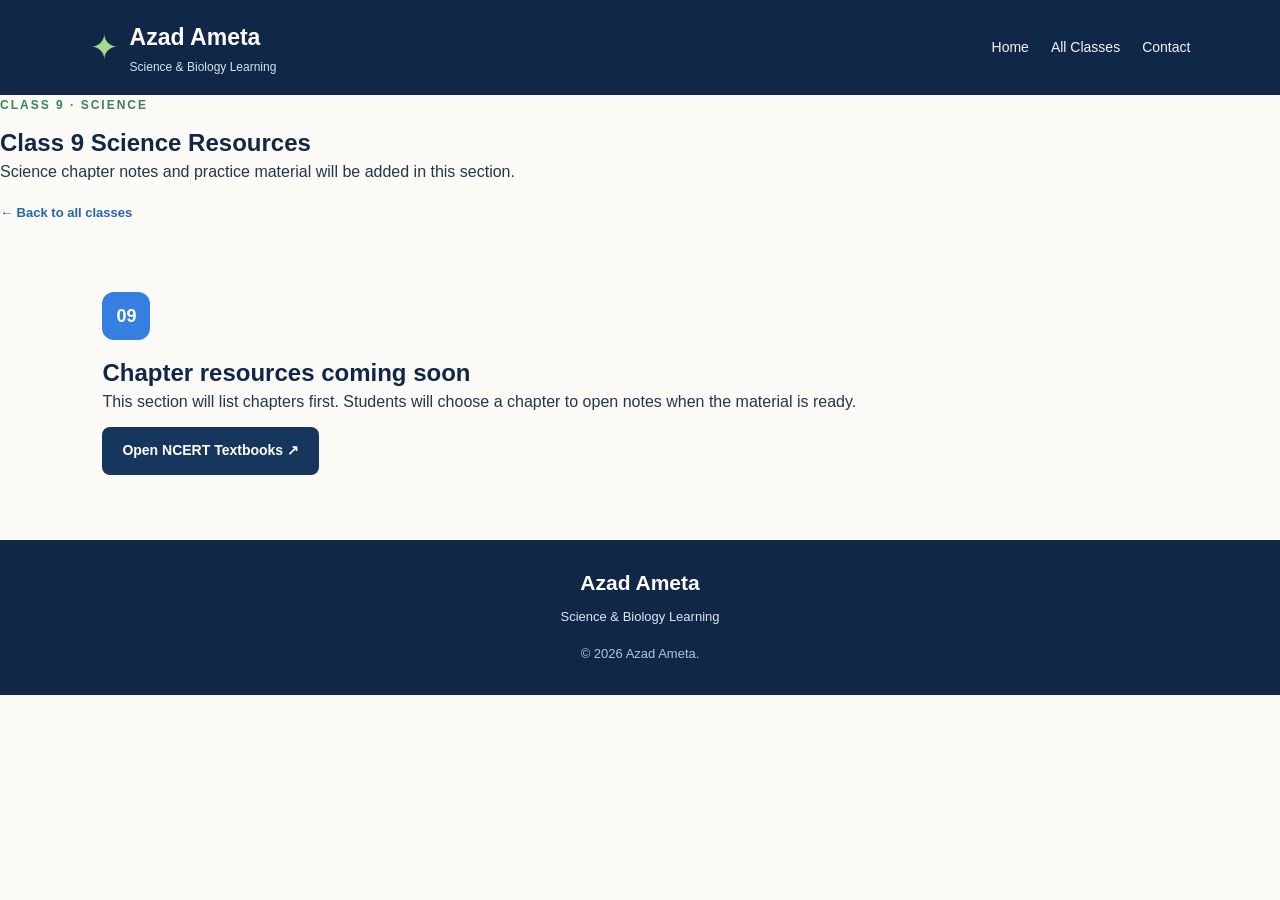
<file: class9-science.html>
<!DOCTYPE html>
<html lang="en">
<head>
    <meta charset="UTF-8"><meta name="viewport" content="width=device-width, initial-scale=1.0">
    <title>Class 9 Science | Azad Ameta</title><link rel="stylesheet" href="style.css">
</head>
<body>
<header class="navbar"><a class="brand" href="index.html"><span class="brand-icon" aria-hidden="true">✦</span><span><strong>Azad Ameta</strong><small>Science &amp; Biology Learning</small></span></a><nav class="nav-links"><a href="index.html">Home</a><a href="index.html#classes">All Classes</a><a href="index.html#contact">Contact</a></nav></header>
<main><section class="page-banner"><p class="eyebrow">CLASS 9 · SCIENCE</p><h1>Class 9 Science Resources</h1><p>Science chapter notes and practice material will be added in this section.</p><a class="text-link" href="index.html#classes">← Back to all classes</a></section>
<section class="section"><div class="coming-soon-panel"><div class="resource-icon video-icon">09</div><h2>Chapter resources coming soon</h2><p>This section will list chapters first. Students will choose a chapter to open notes when the material is ready.</p><a class="button primary" href="https://ncert.nic.in/textbook.php" target="_blank" rel="noopener noreferrer">Open NCERT Textbooks ↗</a></div></section></main>
<footer class="footer"><a class="footer-brand" href="index.html">Azad Ameta</a><p>Science &amp; Biology Learning</p><p class="copyright">© <span class="current-year">2026</span> Azad Ameta.</p></footer><script src="script.js"></script>
</body></html>
</file>
<file: style.css>
/* General settings */
* {
    margin: 0;
    padding: 0;
    box-sizing: border-box;
}

:root {
    --navy: #17365d;
    --navy-dark: #102747;
    --green: #39845d;
    --light-green: #edf6ee;
    --cream: #fbfaf6;
    --text: #24364b;
    --muted: #64748b;
    --border: #dce5e9;
    --white: #ffffff;
}

html {
    scroll-behavior: smooth;
    scroll-padding-top: 20px;
}

body {
    font-family: Arial, Helvetica, sans-serif;
    background: var(--cream);
    color: var(--text);
    line-height: 1.7;
}

a {
    color: inherit;
    text-decoration: none;
}

h1, h2, h3 {
    line-height: 1.25;
    color: var(--navy-dark);
}

p {
    margin-bottom: 12px;
}

section {
    scroll-margin-top: 20px;
}

/* Navigation bar */
.navbar {
    background: var(--navy-dark);
    color: var(--white);
    padding: 18px 7%;
    display: flex;
    justify-content: space-between;
    align-items: center;
    gap: 24px;
    flex-wrap: wrap;
}

.brand {
    display: flex;
    align-items: center;
    gap: 12px;
}

.brand-icon {
    font-size: 34px;
    color: #a8d88e;
}

.brand strong {
    display: block;
    font-size: 23px;
}

.brand small {
    display: block;
    color: #d7e3f1;
    font-size: 12px;
}

.navbar nav {
    display: flex;
    gap: 22px;
    flex-wrap: wrap;
}

.navbar nav a {
    font-size: 14px;
    color: #f2f5fa;
    transition: color 0.2s;
}

.navbar nav a:hover {
    color: #b9e69f;
}

/* Hero section */
.hero {
    min-height: 440px;
    padding: 65px 8%;
    display: grid;
    grid-template-columns: 1.1fr 0.9fr;
    align-items: center;
    gap: 40px;
    background:
        radial-gradient(circle at 85% 20%, #d9e9cc 0, transparent 27%),
        linear-gradient(120deg, #fffdf8, #edf4e9);
    overflow: hidden;
}

.hero-content {
    max-width: 650px;
}

.eyebrow {
    color: var(--green);
    font-size: 12px;
    font-weight: bold;
    letter-spacing: 2px;
    margin-bottom: 12px;
}

.hero h1 {
    font-size: clamp(38px, 5vw, 60px);
    margin-bottom: 18px;
}

.hero h1 span {
    color: var(--green);
}

.hero-text {
    max-width: 560px;
    color: #526174;
    font-size: 16px;
}

.hero-buttons {
    display: flex;
    gap: 12px;
    flex-wrap: wrap;
    margin: 25px 0 14px;
}

.button {
    display: inline-block;
    padding: 12px 20px;
    border-radius: 8px;
    font-weight: bold;
    font-size: 14px;
    text-align: center;
    transition: transform 0.2s, background 0.2s;
}

.button:hover {
    transform: translateY(-2px);
}

.primary {
    color: var(--white);
    background: var(--navy);
}

.primary:hover {
    background: var(--green);
}

.secondary {
    border: 1px solid var(--navy);
    color: var(--navy);
    background: var(--white);
}

.hero-note {
    font-size: 13px;
    color: var(--muted);
}

/* Decorative science illustration made with CSS */
.hero-art {
    min-height: 280px;
    position: relative;
    border-radius: 24px;
    background: linear-gradient(145deg, #e1efd9, #f8f1df);
    border: 1px solid #d5e3d0;
    display: flex;
    flex-direction: column;
    justify-content: center;
    align-items: center;
    gap: 8px;
    padding: 25px;
}

.orbit {
    font-size: 75px;
    color: var(--green);
    position: absolute;
    top: 10px;
    right: 30px;
    opacity: 0.5;
}

.book {
    width: min(80%, 280px);
    padding: 11px;
    border-radius: 5px 12px 12px 5px;
    color: var(--white);
    text-align: center;
    font-weight: bold;
    letter-spacing: 2px;
    box-shadow: 0 5px 8px #18334a24;
}

.book-one {
    background: #39845d;
}

.book-two {
    background: #bd7844;
}

.book-three {
    background: #315c8c;
}

.science-symbol {
    position: absolute;
    left: 25px;
    top: 35px;
    font-size: 50px;
    color: var(--navy);
}

.hero-art p {
    margin: 10px 0 0;
    color: var(--navy);
    font-weight: bold;
}

/* Common section styles */
.section {
    padding: 65px 8%;
}

.section-heading {
    text-align: center;
    margin-bottom: 32px;
}

.section-heading h2,
.about-content h2,
.contact-section h2 {
    font-size: 32px;
    margin-bottom: 10px;
}

.section-heading > p:last-child {
    color: var(--muted);
}

/* Subject cards */
.subject-grid {
    display: grid;
    grid-template-columns: repeat(2, minmax(0, 1fr));
    gap: 22px;
}

.subject-card {
    display: flex;
    align-items: flex-start;
    gap: 20px;
    padding: 28px;
    border: 1px solid var(--border);
    border-radius: 14px;
    background: var(--white);
}

.biology {
    background: var(--light-green);
    border-color: #cce3ce;
}

.science {
    background: #edf5fc;
    border-color: #cddff2;
}

.subject-icon {
    flex-shrink: 0;
    width: 58px;
    height: 58px;
    display: grid;
    place-items: center;
    border-radius: 50%;
    color: var(--white);
    background: var(--green);
    font-size: 28px;
}

.science .subject-icon {
    background: #397fbd;
}

.subject-card h3 {
    font-size: 20px;
}

.subject-name {
    color: var(--green);
    font-weight: bold;
    margin: 4px 0 12px;
}

.subject-card ul {
    padding-left: 20px;
    margin-bottom: 16px;
    color: #526174;
    font-size: 14px;
}

.text-link {
    display: inline-block;
    color: #2367ad;
    font-size: 13px;
    font-weight: bold;
    margin: 5px 12px 3px 0;
}

.text-link:hover {
    color: var(--green);
    text-decoration: underline;
}

/* Study resources */
.resources-section {
    background: #f3f6f5;
}

.resource-grid {
    display: grid;
    grid-template-columns: repeat(4, minmax(0, 1fr));
    gap: 18px;
}

.resource-card {
    background: var(--white);
    border: 1px solid var(--border);
    border-radius: 12px;
    padding: 24px 20px;
    transition: transform 0.2s, box-shadow 0.2s;
}

.resource-card:hover {
    transform: translateY(-4px);
    box-shadow: 0 12px 24px #10274710;
}

.resource-icon {
    width: 48px;
    height: 48px;
    border-radius: 12px;
    display: grid;
    place-items: center;
    color: var(--white);
    font-size: 18px;
    font-weight: bold;
    margin-bottom: 18px;
}

.pdf-icon {
    background: #e65b5b;
}

.video-icon {
    background: #347fe0;
}

.question-icon {
    background: #8b5bd6;
}

.material-icon {
    background: var(--green);
}

.resource-card h3 {
    font-size: 17px;
    margin-bottom: 10px;
}

.resource-card p {
    color: var(--muted);
    font-size: 13px;
    min-height: 62px;
}

.notice {
    font-size: 13px;
    color: var(--muted);
    margin-top: 22px;
}

/* Teacher profile */
.about-section {
    display: grid;
    grid-template-columns: 0.7fr 1.3fr;
    gap: 45px;
    align-items: center;
}

.about-visual {
    min-height: 260px;
    border-radius: 18px;
    background: linear-gradient(145deg, #dcebd5, #f3e8d7);
    display: flex;
    flex-direction: column;
    align-items: center;
    justify-content: center;
    padding: 25px;
    text-align: center;
}

.profile-placeholder {
    width: 135px;
    height: 135px;
    border-radius: 50%;
    background: var(--navy);
    color: var(--white);
    display: grid;
    place-items: center;
    font-size: 42px;
    font-weight: bold;
    border: 6px solid #ffffffb8;
    margin-bottom: 15px;
}

.about-visual p {
    font-weight: bold;
    color: var(--navy);
}

.about-content > p:not(.eyebrow) {
    color: #526174;
}

.teacher-tags {
    display: flex;
    flex-wrap: wrap;
    gap: 10px;
    margin-top: 20px;
}

.teacher-tags span {
    background: var(--light-green);
    color: var(--green);
    border-radius: 20px;
    padding: 7px 13px;
    font-size: 12px;
    font-weight: bold;
}

/* Contact section */
.contact-section {
    text-align: center;
    background: var(--navy);
    color: var(--white);
    padding: 65px 8%;
}

.contact-section h2 {
    color: var(--white);
}

.contact-section .eyebrow {
    color: #b9e69f;
}

.contact-section > p:not(.eyebrow) {
    max-width: 600px;
    margin: 0 auto 24px;
    color: #d8e4f0;
}

.light-button {
    background: #b9e69f;
    color: var(--navy-dark);
}

.light-button:hover {
    background: var(--white);
}

/* Footer */
.footer {
    text-align: center;
    background: var(--navy-dark);
    color: #e0e8f1;
    padding: 25px 8%;
}

.footer-brand {
    color: var(--white);
    font-size: 21px;
    font-weight: bold;
}

.footer p {
    font-size: 13px;
    margin: 5px 0;
}

.copyright {
    color: #b7c5d6;
    margin-top: 15px !important;
}

/* Mobile and tablet layout */
@media (max-width: 950px) {
    .navbar {
        justify-content: center;
    }

    .navbar nav {
        justify-content: center;
        gap: 14px;
    }

    .hero {
        grid-template-columns: 1fr;
        padding: 45px 6%;
    }

    .hero-art {
        min-height: 240px;
    }

    .resource-grid {
        grid-template-columns: repeat(2, minmax(0, 1fr));
    }

    .about-section {
        grid-template-columns: 1fr;
    }

    .about-visual {
        min-height: 210px;
    }
}

@media (max-width: 600px) {
    .navbar {
        padding: 18px 5%;
    }

    .navbar nav {
        gap: 10px 16px;
    }

    .navbar nav a {
        font-size: 12px;
    }

    .brand strong {
        font-size: 21px;
    }

    .hero {
        padding: 38px 6%;
    }

    .hero h1 {
        font-size: 38px;
    }

    .hero-art {
        min-height: 220px;
    }

    .section {
        padding: 45px 6%;
    }

    .section-heading h2,
    .about-content h2,
    .contact-section h2 {
        font-size: 27px;
    }

    .subject-grid,
    .resource-grid {
        grid-template-columns: 1fr;
    }

    .subject-card {
        padding: 20px;
        gap: 14px;
    }

    .subject-icon {
        width: 45px;
        height: 45px;
        font-size: 22px;
    }

    .subject-card h3 {
        font-size: 18px;
    }

    .resource-card p {
        min-height: auto;
    }

    .contact-section {
        padding: 45px 6%;
    }
}
/* Contact buttons */
.contact-buttons {
    display: flex;
    justify-content: center;
    align-items: center;
    flex-wrap: wrap;
    gap: 12px;
    margin: 24px 0 15px;
}

.email-button {
    background: #ffffff;
    color: #17365d;
}

.email-button:hover {
    background: #edf6ee;
}

.contact-email {
    font-size: 14px;
    overflow-wrap: anywhere;
}
.teacher-photo {
    width: 190px;
    height: 220px;
    object-fit: cover;
    object-position: center 25%;
    border-radius: 16px;
    border: 4px solid white;
    box-shadow: 0 8px 20px rgba(0, 0, 0, 0.12);
    margin-bottom: 15px;
}

.about-visual {
    min-height: 300px;
    border-radius: 18px;
    background: linear-gradient(145deg, #dcebd5, #f3e8d7);
    display: flex;
    flex-direction: column;
    align-items: center;
    justify-content: center;
    padding: 25px;
    text-align: center;
}
/* Chapter Notes Section */
.chapter-notes {
    background: #f3f6f5;
}

.notes-content {
    max-width: 850px;
    margin: 0 auto;
}

.notes-block {
    background: #ffffff;
    border: 1px solid #dce5e9;
    border-radius: 12px;
    padding: 25px;
    margin-bottom: 20px;
}

.notes-block h3 {
    color: #17365d;
    font-size: 21px;
    margin-bottom: 15px;
}

.notes-block h4 {
    color: #39845d;
    margin: 15px 0 8px;
}

.notes-block p {
    color: #526174;
    margin-bottom: 12px;
}

.notes-block ul {
    padding-left: 22px;
    color: #526174;
}

.notes-block li {
    margin-bottom: 10px;
}

.revision-box {
    background: #edf6ee;
    border-color: #cce3ce;
}

.revision-box p {
    font-weight: bold;
    color: #245b3d;
    margin-bottom: 6px;
}

.notes-block details {
    border-top: 1px solid #dce5e9;
    padding: 14px 0;
}

.notes-block summary {
    color: #17365d;
    font-weight: bold;
    cursor: pointer;
}

.notes-block details p {
    margin: 12px 0 0;
}

.official-resource {
    background: #17365d;
    color: #ffffff;
    padding: 28px;
    border-radius: 12px;
    text-align: center;
    margin-top: 25px;
}

.official-resource h3 {
    color: #ffffff;
    margin-bottom: 10px;
}

.official-resource p {
    color: #e0e8f1;
}

.notes-disclaimer {
    font-size: 12px;
    color: #64748b;
    margin-top: 18px;
}
</file>
